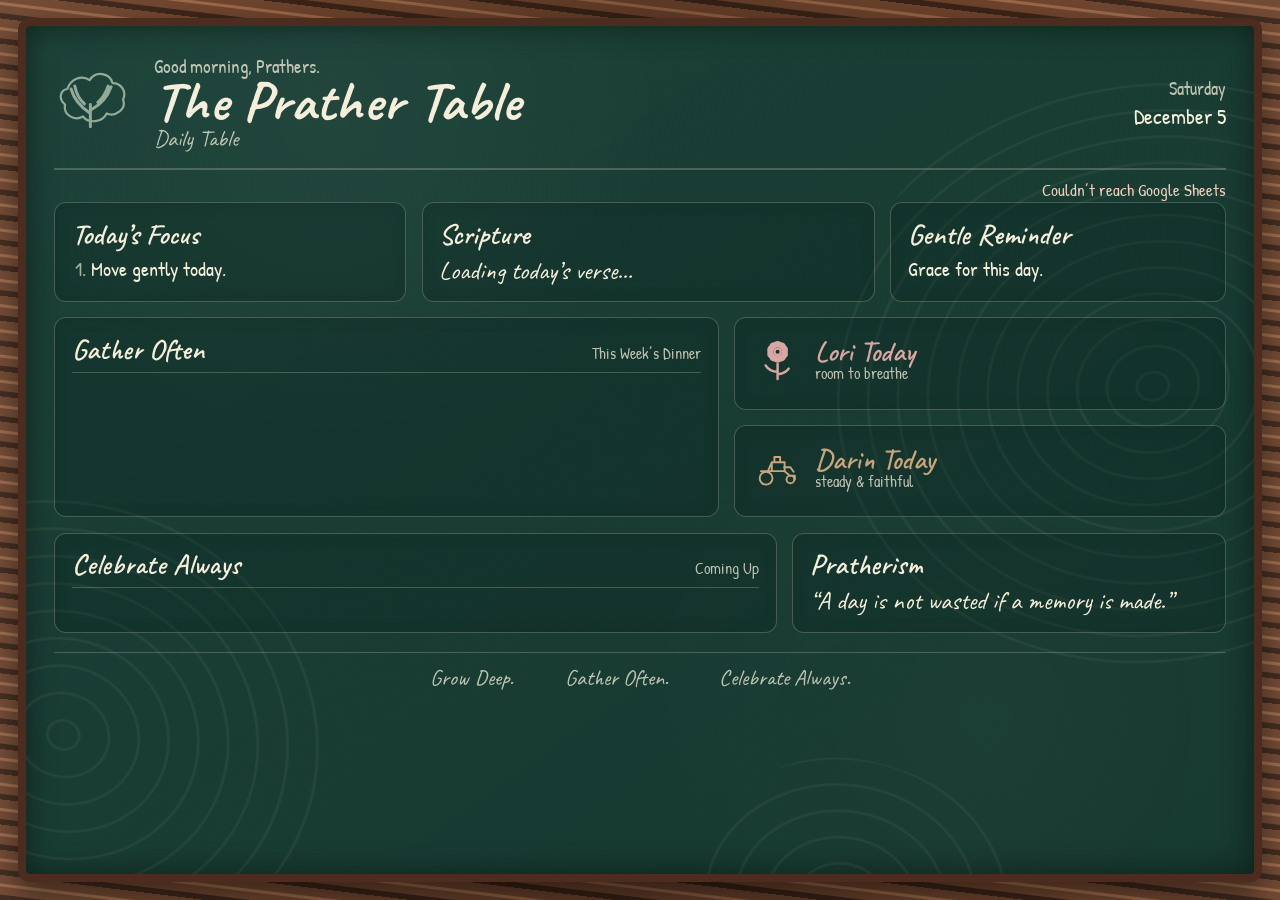
<file: index.html>
<!DOCTYPE html>
<html lang="en">
<head>
  <meta charset="UTF-8" />
  <meta name="viewport" content="width=device-width, initial-scale=1, viewport-fit=cover" />
  <meta name="theme-color" content="#173d33" />
  <title>The Prather Table</title>
  <link rel="preconnect" href="https://fonts.googleapis.com">
  <link rel="preconnect" href="https://fonts.gstatic.com" crossorigin>
  <link href="https://fonts.googleapis.com/css2?family=Caveat:wght@500;600;700&family=Patrick+Hand&display=swap" rel="stylesheet">
  <link rel="stylesheet" href="style.css" />
</head>
<body>
  <main class="frame" aria-live="polite">
    <section class="chalkboard">
      <div class="tree-ring ring-one" aria-hidden="true"></div>
      <div class="tree-ring ring-two" aria-hidden="true"></div>
      <div class="tree-ring ring-three" aria-hidden="true"></div>

      <header class="board-header">
        <div class="oak-mark" aria-hidden="true">
          <svg viewBox="0 0 100 100" role="img">
            <path d="M49 82V52M49 64c-12-8-22-19-26-33M50 59c11-6 22-17 27-31M41 51c-7-6-11-14-13-24M59 49c6-5 11-13 14-22"
              fill="none" stroke="currentColor" stroke-width="4" stroke-linecap="round"/>
            <path d="M18 31c4-13 19-20 30-12 8-13 27-10 31 4 12 0 19 12 14 22 5 13-10 24-22 19-6 12-24 14-32 4-12 7-27-3-24-16-10-8-6-20 3-21Z"
              fill="none" stroke="currentColor" stroke-width="3" stroke-linejoin="round"/>
          </svg>
        </div>
        <div>
          <p class="eyebrow" id="greeting">Welcome home.</p>
          <h1>The Prather Table</h1>
          <p class="subtitle">Daily Table</p>
        </div>
        <div class="today-label">
          <span id="weekday">Today</span>
          <strong id="dateLabel"></strong>
        </div>
      </header>

      <div class="status" id="status">Updating…</div>

      <section class="top-grid">
        <article class="card focus-card">
          <h2>Today’s Focus</h2>
          <ol id="focusList" class="focus-list">
            <li>Move gently today.</li>
          </ol>
        </article>

        <article class="card scripture-card">
          <h2>Scripture</h2>
          <blockquote id="scripture">Loading today’s verse…</blockquote>
        </article>

        <article class="card reminder-card">
          <h2>Gentle Reminder</h2>
          <p id="gentleReminder">Grace for this day.</p>
        </article>
      </section>

      <section class="middle-grid">
        <article class="card menu-card">
          <div class="section-heading">
            <h2>Gather Often</h2>
            <span class="tiny-label">This Week’s Dinner</span>
          </div>
          <div id="menuList" class="menu-list"></div>
        </article>

        <div class="schedule-stack">
          <article class="card schedule-card">
            <div class="person-heading lori-heading">
              <svg class="person-icon flower-icon" viewBox="0 0 64 64" aria-hidden="true">
                <g fill="none" stroke="currentColor" stroke-width="3" stroke-linecap="round">
                  <path d="M32 36v19M32 46c-7 0-12-3-15-8M32 49c7 0 11-3 14-7"/>
                  <ellipse cx="32" cy="21" rx="7" ry="12"/>
                  <ellipse cx="32" cy="21" rx="7" ry="12" transform="rotate(72 32 21)"/>
                  <ellipse cx="32" cy="21" rx="7" ry="12" transform="rotate(144 32 21)"/>
                  <ellipse cx="32" cy="21" rx="7" ry="12" transform="rotate(216 32 21)"/>
                  <ellipse cx="32" cy="21" rx="7" ry="12" transform="rotate(288 32 21)"/>
                  <circle cx="32" cy="21" r="4"/>
                </g>
              </svg>
              <div>
                <h2>Lori Today</h2>
                <span class="tiny-label">room to breathe</span>
              </div>
            </div>
            <ul id="loriSchedule" class="schedule-list"></ul>
          </article>

          <article class="card schedule-card">
            <div class="person-heading darin-heading">
              <svg class="person-icon tractor-icon" viewBox="0 0 80 60" aria-hidden="true">
                <g fill="none" stroke="currentColor" stroke-width="3" stroke-linecap="round" stroke-linejoin="round">
                  <circle cx="22" cy="45" r="10"/>
                  <circle cx="60" cy="47" r="6"/>
                  <path d="M14 34h37l8 7h8v6M31 34V20h20v14M35 20v-8h9v8M25 34l6-14M50 28h10l5 7"/>
                </g>
              </svg>
              <div>
                <h2>Darin Today</h2>
                <span class="tiny-label">steady & faithful</span>
              </div>
            </div>
            <ul id="darinSchedule" class="schedule-list"></ul>
          </article>
        </div>
      </section>

      <section class="bottom-grid">
        <article class="card dates-card">
          <div class="section-heading">
            <h2>Celebrate Always</h2>
            <span class="tiny-label">Coming Up</span>
          </div>
          <div id="familyDates" class="family-dates"></div>
        </article>

        <article class="card pratherism-card">
          <h2>Pratherism</h2>
          <blockquote id="pratherism">“A day is not wasted if a memory is made.”</blockquote>
        </article>
      </section>

      <footer class="board-footer">
        <span>Grow Deep.</span>
        <span>Gather Often.</span>
        <span>Celebrate Always.</span>
      </footer>

      <div id="piggy" class="piggy" aria-hidden="true">
        <svg viewBox="0 0 120 90">
          <g fill="none" stroke="currentColor" stroke-width="4" stroke-linecap="round" stroke-linejoin="round">
            <path d="M28 39c3-20 20-30 40-29 23 1 39 14 41 34 1 16-12 29-28 31H47C28 73 19 58 28 39Z"/>
            <path d="M37 25 25 14c-1 10 1 17 7 22M86 25l12-12c2 10 0 18-6 23"/>
            <ellipse cx="66" cy="51" rx="18" ry="12"/>
            <circle cx="58" cy="50" r="1.5" fill="currentColor"/>
            <circle cx="73" cy="50" r="1.5" fill="currentColor"/>
            <circle cx="49" cy="35" r="2" fill="currentColor"/>
            <circle cx="83" cy="35" r="2" fill="currentColor"/>
            <path d="M28 55c-9-1-12 8-4 11M47 74v8M83 74v8M107 43c9-7 12 4 5 8"/>
          </g>
        </svg>
      </div>
    </section>
  </main>

  <script src="script.js"></script>
</body>
</html>
</file>
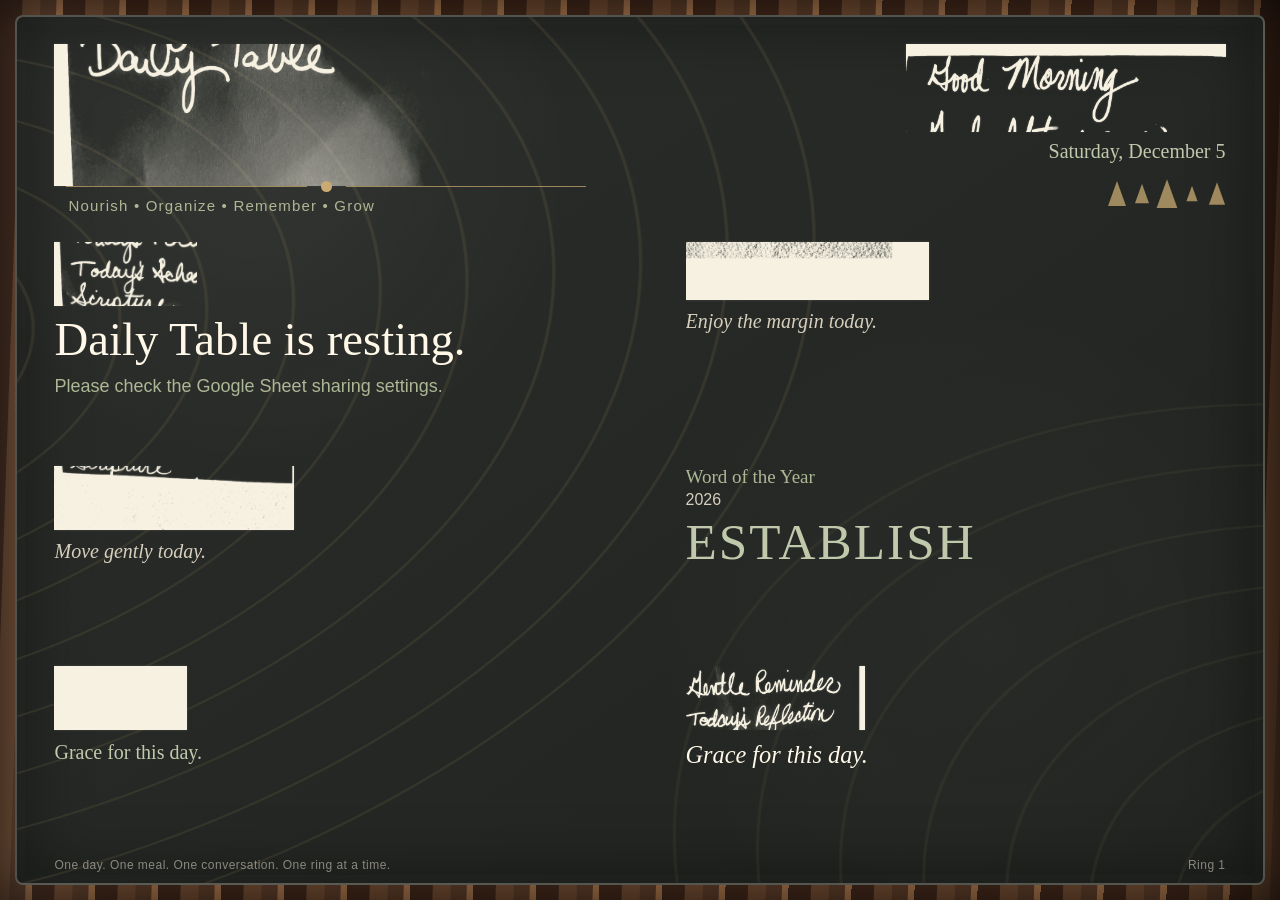
<file: Daily-Table-Ring-1-Blueprint/index.html>
<!doctype html>
<html lang="en">
<head>
  <meta charset="utf-8">
  <meta name="viewport" content="width=device-width, initial-scale=1, viewport-fit=cover">
  <meta name="theme-color" content="#252724">
  <title>Daily Table</title>
  <link rel="stylesheet" href="style.css">
</head>
<body>
<main class="wood-frame">
  <section class="board">
    <div class="rings ring-a"></div>
    <div class="rings ring-b"></div>

    <header class="header">
      <div class="brand-area">
        <img class="hand brand" src="assets/daily_table.png" alt="Daily Table">
        <div class="brand-line"><span></span></div>
        <div class="tagline">Nourish • Organize • Remember • Grow</div>
      </div>
      <div class="greeting-area">
        <img id="greetingImage" class="hand greeting" src="assets/good_morning.png" alt="Good Morning">
        <div id="dateText" class="date"></div>
        <div class="tree-line" aria-hidden="true">
          <i></i><i></i><i></i><i></i><i></i>
        </div>
      </div>
    </header>

    <section class="content-grid">
      <article class="section tonight">
        <img class="hand section-heading" src="assets/tonight.png" alt="Tonight">
        <div id="weekendLunchBlock" class="weekend-lunch hidden">
          <div class="small-label">Lunch</div>
          <div id="weekendLunch"></div>
        </div>
        <div id="dinnerText" class="dinner-main">Loading dinner…</div>
        <div id="dinnerSides" class="dinner-sides"></div>
        <div id="tomorrowDinner" class="tomorrow"></div>
      </article>

      <article class="section schedule">
        <img class="hand section-heading wide" src="assets/schedule.png" alt="Today's Schedule">
        <ul id="scheduleList" class="plain-list schedule-list"></ul>
        <p id="scheduleEmpty" class="empty hidden">Enjoy the margin today.</p>
      </article>

      <article class="section focus">
        <img class="hand section-heading wide" src="assets/focus.png" alt="Today's Focus">
        <ul id="focusList" class="plain-list focus-list"></ul>
        <p id="focusEmpty" class="empty hidden">Move gently today.</p>
      </article>

      <article class="section scripture">
        <img class="hand section-heading" src="assets/scripture.png" alt="Scripture">
        <div id="scriptureText" class="verse">Grace for this day.</div>
        <div id="scriptureReference" class="reference"></div>
      </article>

      <article class="section word">
        <div class="script-label">Word of the Year</div>
        <div id="wordYear" class="word-year">2026</div>
        <div id="wordText" class="word-main">ESTABLISH</div>
      </article>

      <article id="dynamicPanel" class="section dynamic">
        <div id="reminderView">
          <img class="hand section-heading wide" src="assets/gentle_reminder.png" alt="Gentle Reminder">
          <div id="reminderText" class="reminder">Grace for this day.</div>
        </div>
        <div id="whiteboardView" class="hidden">
          <div class="script-label">Kitchen Whiteboard</div>
          <div class="whiteboard-note">
            <div id="pratherismText" class="quote"></div>
            <div id="pratherismCredit" class="credit"></div>
          </div>
        </div>
        <div id="prepView" class="hidden">
          <div class="script-label">Sunday Lunch Prep</div>
          <ul id="prepList" class="plain-list focus-list"></ul>
          <p id="prepEmpty" class="empty hidden">Future you will be glad you paused to prepare.</p>
        </div>
      </article>
    </section>

    <footer>
      <span>One day. One meal. One conversation. One ring at a time.</span>
      <span>Ring 1</span>
    </footer>
  </section>
</main>
<script src="script.js"></script>
</body>
</html>
</file>
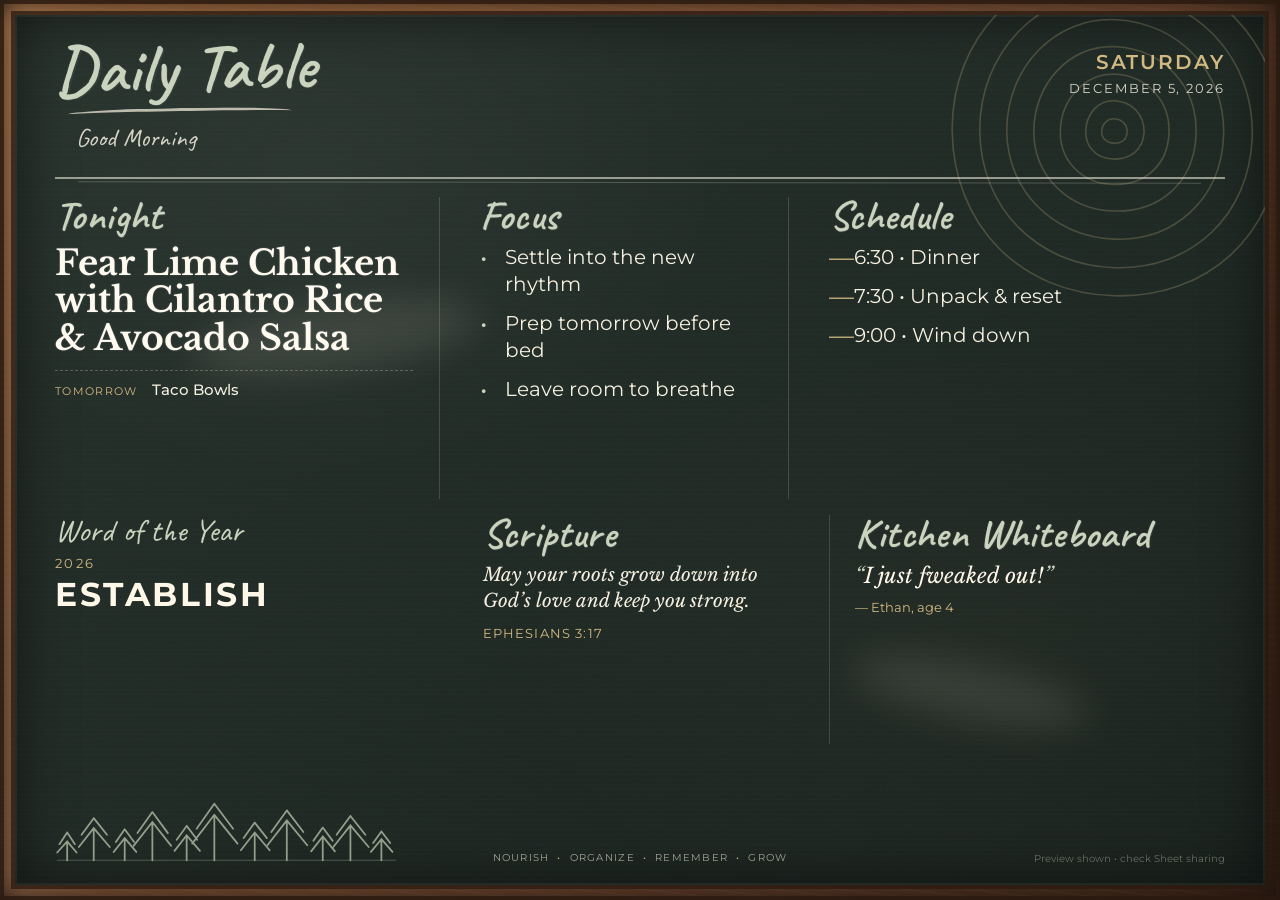
<file: Daily-Table-Ring-1.1-GitHub/index.html>
<!doctype html>
<html lang="en">
<head>
  <meta charset="utf-8">
  <meta name="viewport" content="width=device-width, initial-scale=1, viewport-fit=cover">
  <meta name="theme-color" content="#202a25">
  <title>Daily Table</title>
  <link rel="preconnect" href="https://fonts.googleapis.com">
  <link rel="preconnect" href="https://fonts.gstatic.com" crossorigin>
  <link href="https://fonts.googleapis.com/css2?family=Caveat:wght@500;600;700&family=Libre+Baskerville:ital,wght@0,400;0,700;1,400&family=Montserrat:wght@400;500;600&display=swap" rel="stylesheet">
  <link rel="stylesheet" href="style.css">
</head>
<body>
  <main class="frame">
    <section class="chalkboard" aria-label="Daily Table family board">
      <div class="chalk-haze haze-one"></div>
      <div class="chalk-haze haze-two"></div>
      <img class="tree-rings" src="assets/tree-rings.svg" alt="">

      <header class="masthead">
        <div class="brand-block">
          <h1>Daily Table</h1>
          <div class="brand-underline" aria-hidden="true"></div>
          <p id="greeting">Good Evening</p>
        </div>
        <div class="date-block">
          <div id="weekday">Monday</div>
          <div id="full-date">July 20, 2026</div>
        </div>
      </header>

      <div class="chalk-divider top-divider"></div>

      <section class="board-grid">
        <article class="tonight area">
          <h2>Tonight</h2>
          <div id="dinner-tonight" class="dinner-value">Loading dinner…</div>
          <div class="tomorrow-line">
            <span>Tomorrow</span>
            <strong id="dinner-tomorrow">—</strong>
          </div>
        </article>

        <article class="focus area">
          <h2>Focus</h2>
          <ul id="focus-list" class="chalk-list">
            <li>Loading…</li>
          </ul>
        </article>

        <article class="schedule area">
          <h2>Schedule</h2>
          <ul id="schedule-list" class="chalk-list schedule-list">
            <li>Loading…</li>
          </ul>
        </article>

        <article class="scripture area">
          <h2>Scripture</h2>
          <blockquote id="scripture-text">Loading today’s verse…</blockquote>
          <div id="scripture-reference" class="scripture-ref"></div>
        </article>

        <article class="word area">
          <div class="word-label">Word of the Year</div>
          <div class="word-lockup">
            <span id="word-year">2026</span>
            <strong id="word-value">ESTABLISH</strong>
          </div>
        </article>

        <article class="whiteboard area">
          <h2 id="lower-title">Kitchen Whiteboard</h2>
          <div id="lower-content" class="quote">Loading…</div>
          <div id="lower-credit" class="quote-credit"></div>
        </article>
      </section>

      <footer>
        <img src="assets/tree-line.svg" class="tree-line" alt="">
        <div class="footer-words">Nourish <span>•</span> Organize <span>•</span> Remember <span>•</span> Grow</div>
        <div id="status" class="status" aria-live="polite"></div>
      </footer>
    </section>
  </main>

  <script src="script.js"></script>
</body>
</html>
</file>
<file: style.css>
:root {
  --board: #173d33;
  --board-deep: #102f28;
  --chalk: #f5eedb;
  --chalk-soft: rgba(245, 238, 219, 0.76);
  --line: rgba(245, 238, 219, 0.22);
  --walnut-dark: #3b2418;
  --walnut: #6e442d;
  --walnut-light: #9a6747;
  --lori: #d9a7a3;
  --darin: #c8a57c;
  --piggy: #f2c7ad;
  --sage: #9fb6a2;
}

* { box-sizing: border-box; }

html, body {
  width: 100%;
  min-height: 100%;
  margin: 0;
  background: #24170f;
}

body {
  color: var(--chalk);
  font-family: "Patrick Hand", "Trebuchet MS", sans-serif;
  overflow-x: hidden;
}

.frame {
  min-height: 100vh;
  padding: clamp(14px, 1.4vw, 28px);
  background:
    linear-gradient(90deg, rgba(255,255,255,.05), transparent 18%, rgba(0,0,0,.16) 50%, transparent 80%, rgba(255,255,255,.04)),
    repeating-linear-gradient(7deg, var(--walnut-dark) 0 5px, var(--walnut) 6px 13px, var(--walnut-light) 14px 16px, var(--walnut) 17px 25px);
}

.chalkboard {
  position: relative;
  min-height: calc(100vh - clamp(28px, 2.8vw, 56px));
  padding: clamp(22px, 2.2vw, 46px);
  border: clamp(7px, .7vw, 14px) solid #4b2c1e;
  border-radius: 12px;
  overflow: hidden;
  background:
    radial-gradient(circle at 25% 10%, rgba(255,255,255,.035), transparent 28%),
    radial-gradient(circle at 78% 82%, rgba(255,255,255,.025), transparent 30%),
    linear-gradient(145deg, rgba(255,255,255,.018), rgba(0,0,0,.09)),
    var(--board);
  box-shadow:
    inset 0 0 30px rgba(0,0,0,.45),
    0 14px 30px rgba(0,0,0,.45);
}

.chalkboard::after {
  content: "";
  position: absolute;
  inset: 0;
  pointer-events: none;
  opacity: .14;
  background-image:
    repeating-radial-gradient(circle at 30% 20%, rgba(255,255,255,.15) 0 1px, transparent 1px 5px);
  mix-blend-mode: soft-light;
}

.board-header,
.top-grid,
.middle-grid,
.bottom-grid,
.board-footer,
.status {
  position: relative;
  z-index: 2;
}

.board-header {
  display: grid;
  grid-template-columns: auto 1fr auto;
  align-items: center;
  gap: clamp(12px, 2vw, 28px);
  padding-bottom: clamp(12px, 1.2vw, 22px);
  border-bottom: 2px solid var(--line);
}

.oak-mark {
  width: clamp(58px, 5.8vw, 108px);
  color: var(--sage);
  opacity: .9;
}

.oak-mark svg { display: block; width: 100%; }

.eyebrow,
.subtitle,
.tiny-label,
.today-label {
  color: var(--chalk-soft);
}

.eyebrow {
  margin: 0 0 -4px;
  font-size: clamp(18px, 1.45vw, 29px);
}

h1, h2, p, blockquote { margin-top: 0; }

h1 {
  margin-bottom: -5px;
  font-family: "Caveat", cursive;
  font-size: clamp(45px, 4.4vw, 86px);
  line-height: .95;
  font-weight: 700;
  letter-spacing: .01em;
}

.subtitle {
  margin: 0;
  font-family: "Caveat", cursive;
  font-size: clamp(22px, 1.8vw, 36px);
}

.today-label {
  text-align: right;
  font-size: clamp(18px, 1.3vw, 28px);
}

.today-label strong {
  display: block;
  color: var(--chalk);
  font-size: clamp(22px, 1.7vw, 34px);
  font-weight: 500;
}

.status {
  height: 20px;
  margin-top: 8px;
  text-align: right;
  color: var(--chalk-soft);
  font-size: 17px;
  transition: opacity .4s ease;
}

.status.ready { opacity: 0; }
.status.error { opacity: 1; color: #f3d1bd; }

.top-grid {
  display: grid;
  grid-template-columns: 1.05fr 1.35fr 1fr;
  gap: clamp(12px, 1.2vw, 22px);
  margin-top: 4px;
}

.middle-grid {
  display: grid;
  grid-template-columns: 1.15fr .85fr;
  gap: clamp(12px, 1.2vw, 22px);
  margin-top: clamp(12px, 1.2vw, 22px);
}

.bottom-grid {
  display: grid;
  grid-template-columns: 1.25fr .75fr;
  gap: clamp(12px, 1.2vw, 22px);
  margin-top: clamp(12px, 1.2vw, 22px);
}

.card {
  position: relative;
  padding: clamp(15px, 1.3vw, 26px);
  border: 1px solid var(--line);
  border-radius: 12px;
  background: rgba(8, 31, 25, .24);
  box-shadow: inset 0 0 18px rgba(0,0,0,.08);
}

.card h2 {
  margin-bottom: 8px;
  font-family: "Caveat", cursive;
  font-size: clamp(29px, 2.15vw, 44px);
  line-height: 1;
  font-weight: 600;
}

.card p,
.card li,
.card blockquote,
.menu-row {
  font-size: clamp(20px, 1.55vw, 31px);
  line-height: 1.16;
}

.focus-list,
.schedule-list {
  margin: 0;
  padding-left: 1.2em;
}

.focus-list li::marker { color: var(--sage); }

.scripture-card blockquote,
.pratherism-card blockquote {
  margin: 4px 0 0;
  font-family: "Caveat", cursive;
  font-size: clamp(25px, 2vw, 40px);
  line-height: 1.08;
}

.reminder-card p { margin-bottom: 0; }

.section-heading {
  display: flex;
  justify-content: space-between;
  align-items: baseline;
  gap: 12px;
  border-bottom: 1px solid var(--line);
  margin-bottom: 6px;
}

.tiny-label {
  font-size: clamp(16px, 1.1vw, 22px);
  white-space: nowrap;
}

.menu-list {
  display: grid;
  gap: 0;
}

.menu-row {
  display: grid;
  grid-template-columns: minmax(85px, .34fr) 1fr;
  gap: 12px;
  padding: 7px 0;
  border-bottom: 1px dashed rgba(245,238,219,.14);
}

.menu-row:last-child { border-bottom: 0; }
.menu-day { color: var(--sage); }
.menu-row.today { transform: translateX(3px); }
.menu-row.today .menu-day,
.menu-row.today .menu-meal { color: #fff8e8; text-shadow: 0 0 12px rgba(255,255,255,.12); }

.schedule-stack {
  display: grid;
  grid-template-rows: 1fr 1fr;
  gap: clamp(12px, 1.2vw, 22px);
}

.person-heading {
  display: flex;
  align-items: center;
  gap: 12px;
  margin-bottom: 6px;
}

.person-heading h2 { margin-bottom: -4px; }

.person-icon {
  flex: 0 0 auto;
  width: clamp(44px, 4vw, 72px);
  height: clamp(44px, 4vw, 72px);
}

.lori-heading { color: var(--lori); }
.darin-heading { color: var(--darin); }
.person-heading .tiny-label { color: var(--chalk-soft); }

.schedule-list {
  padding-left: 1.15em;
}

.schedule-list li {
  padding: 2px 0;
}

.empty {
  color: var(--chalk-soft);
  font-size: clamp(18px, 1.35vw, 26px);
}

.family-dates {
  display: grid;
  gap: 5px;
}

.date-item {
  display: grid;
  grid-template-columns: minmax(90px, .38fr) 1fr;
  gap: 12px;
  font-size: clamp(20px, 1.5vw, 30px);
}

.date-when { color: var(--sage); }

.board-footer {
  display: flex;
  justify-content: center;
  gap: clamp(18px, 4vw, 70px);
  margin-top: clamp(14px, 1.5vw, 26px);
  padding-top: 10px;
  border-top: 1px solid var(--line);
  font-family: "Caveat", cursive;
  font-size: clamp(21px, 1.75vw, 36px);
  color: var(--chalk-soft);
}

.tree-ring {
  position: absolute;
  z-index: 0;
  border-radius: 46% 54% 50% 50% / 52% 45% 55% 48%;
  opacity: .055;
  pointer-events: none;
  background:
    repeating-radial-gradient(ellipse at 48% 52%,
      transparent 0 14px,
      rgba(245,238,219,.95) 15px 17px,
      transparent 18px 30px);
  filter: blur(.25px);
  transform: rotate(-11deg);
}

.ring-one {
  width: 680px; height: 590px;
  right: -250px; top: 6%;
}
.ring-two {
  width: 520px; height: 470px;
  left: -210px; bottom: -90px;
  transform: rotate(17deg);
}
.ring-three {
  width: 320px; height: 280px;
  right: 20%; bottom: -165px;
  transform: rotate(7deg);
}

.piggy {
  position: absolute;
  z-index: 3;
  width: clamp(68px, 6vw, 116px);
  color: var(--piggy);
  opacity: 0;
  pointer-events: none;
  transition: opacity 1.2s ease;
  filter: drop-shadow(0 0 5px rgba(242,199,173,.08));
}

.piggy.show { opacity: .63; }
.piggy svg { display: block; width: 100%; }

@media (max-width: 980px) {
  .top-grid,
  .middle-grid,
  .bottom-grid { grid-template-columns: 1fr; }

  .schedule-stack { grid-template-columns: 1fr 1fr; grid-template-rows: auto; }

  .board-footer { flex-wrap: wrap; }
}

@media (max-width: 650px) {
  .board-header { grid-template-columns: auto 1fr; }
  .today-label { grid-column: 1 / -1; text-align: left; display: flex; gap: 10px; }
  .schedule-stack { grid-template-columns: 1fr; }
  .card p, .card li, .card blockquote, .menu-row { font-size: 21px; }
  .date-item { grid-template-columns: 1fr; gap: 0; }
}

@media (min-aspect-ratio: 16/10) and (min-width: 1400px) {
  .chalkboard { padding-top: 28px; padding-bottom: 20px; }
  .card { padding-top: 17px; padding-bottom: 17px; }
  .menu-row { padding: 4px 0; }
  .board-footer { margin-top: 12px; }
}
</file>
<file: Daily-Table-Ring-1-Blueprint/style.css>
:root{
  --chalk:#f5f0e2;
  --chalk-soft:#d7cfbd;
  --olive:#aeb795;
  --olive-soft:#c1c9ad;
  --gold:#c9aa72;
  --board:#2a2d29;
  --board-deep:#20231f;
  --wood-dark:#3f2619;
  --wood-mid:#6c482f;
  --wood-light:#9d6d47;
}
*{box-sizing:border-box}
html,body{width:100%;height:100%;margin:0;overflow:hidden;background:#151515}
body{font-family:"Trebuchet MS",Arial,sans-serif;color:var(--chalk)}
.wood-frame{
  width:100vw;height:100vh;padding:clamp(13px,1.2vw,24px);
  background:
    linear-gradient(90deg,rgba(255,255,255,.05),transparent 10%,transparent 90%,rgba(0,0,0,.25)),
    repeating-linear-gradient(92deg,var(--wood-dark) 0 22px,var(--wood-mid) 23px 40px,#583a27 41px 56px,var(--wood-light) 57px 63px);
  box-shadow:inset 0 0 60px rgba(0,0,0,.72)
}
.board{
  position:relative;width:100%;height:100%;overflow:hidden;
  padding:clamp(24px,2.1vw,42px) clamp(32px,2.9vw,58px) 34px;
  border:2px solid rgba(247,240,221,.22);border-radius:8px;
  background:
    radial-gradient(circle at 20% 17%,rgba(255,255,255,.045),transparent 25%),
    radial-gradient(circle at 78% 72%,rgba(255,255,255,.025),transparent 30%),
    linear-gradient(145deg,var(--board),var(--board-deep));
  box-shadow:inset 0 0 70px rgba(0,0,0,.45),inset 0 0 0 8px rgba(255,255,255,.012)
}
.board:after{
  content:"";position:absolute;inset:0;pointer-events:none;opacity:.12;
  background-image:radial-gradient(rgba(255,255,255,.12) .55px,transparent .7px);
  background-size:8px 8px;mix-blend-mode:screen
}
.rings{
  position:absolute;border-radius:50%;pointer-events:none;
  background:repeating-radial-gradient(ellipse at center,transparent 0 34px,rgba(201,170,114,.66) 35px 36.5px,transparent 38px 73px)
}
.ring-a{width:1700px;height:1250px;left:-1050px;top:-290px;opacity:.16;transform:rotate(-10deg) scaleX(1.2)}
.ring-b{width:1420px;height:1100px;right:-910px;bottom:-640px;opacity:.095;transform:rotate(18deg) scaleX(1.17)}
.header{
  position:relative;z-index:2;display:grid;grid-template-columns:1fr auto;gap:40px;align-items:start;
  margin-bottom:clamp(22px,2vw,38px)
}
.hand{display:block;object-fit:contain;filter:drop-shadow(0 0 1px rgba(255,255,255,.18))}
.brand{width:clamp(310px,32vw,610px);max-height:142px;object-position:left center}
.brand-line{display:flex;align-items:center;width:min(520px,92%);margin:-5px 0 5px 12px}
.brand-line:before,.brand-line:after{content:"";height:1.5px;background:rgba(201,170,114,.72);flex:1}
.brand-line span{width:11px;height:11px;margin:0 14px;border-radius:50%;background:var(--gold);transform:rotate(45deg)}
.tagline{margin-left:14px;color:var(--olive);font-size:clamp(15px,1.15vw,22px);letter-spacing:.08em}
.greeting-area{text-align:right;min-width:340px}
.greeting{width:clamp(280px,25vw,470px);max-height:88px;margin-left:auto;object-position:right center}
.date{margin-top:8px;color:var(--olive-soft);font-family:Georgia,serif;font-size:clamp(20px,1.5vw,29px)}
.tree-line{display:flex;justify-content:flex-end;align-items:flex-end;gap:7px;margin-top:8px;height:35px}
.tree-line i{display:block;width:0;border-left:9px solid transparent;border-right:9px solid transparent;border-bottom:25px solid rgba(201,170,114,.75);position:relative}
.tree-line i:nth-child(2){transform:scale(.78)}
.tree-line i:nth-child(3){transform:scale(1.15)}
.tree-line i:nth-child(4){transform:scale(.62)}
.tree-line i:nth-child(5){transform:scale(.9)}
.content-grid{
  position:relative;z-index:2;
  display:grid;grid-template-columns:1.05fr 1fr;grid-template-rows:1fr .88fr .74fr;
  grid-template-areas:"tonight schedule" "focus word" "scripture dynamic";
  column-gap:clamp(55px,5vw,100px);row-gap:clamp(18px,1.7vw,30px);
  height:calc(100% - 195px);padding-bottom:35px
}
.section{min-width:0;min-height:0;padding:2px 0;overflow:hidden}
.tonight{grid-area:tonight}.schedule{grid-area:schedule}.focus{grid-area:focus}.word{grid-area:word}.scripture{grid-area:scripture}.dynamic{grid-area:dynamic}
.section-heading{width:clamp(155px,13vw,250px);max-height:64px;margin-bottom:9px;object-position:left center}
.section-heading.wide{width:clamp(235px,19vw,380px)}
.dinner-main{font-family:Georgia,serif;font-size:clamp(38px,3.65vw,72px);line-height:1.03;color:#fff8e8;margin-top:4px}
.dinner-sides{margin-top:11px;color:var(--olive);font-size:clamp(18px,1.4vw,27px);line-height:1.35}
.tomorrow{margin-top:12px;color:var(--chalk-soft);font-size:clamp(14px,1vw,20px)}
.small-label,.script-label{color:var(--olive);font-family:Georgia,serif;font-size:clamp(19px,1.35vw,26px)}
.weekend-lunch{margin-bottom:10px}
.weekend-lunch #weekendLunch{font-family:Georgia,serif;font-size:clamp(24px,2vw,38px)}
.plain-list{list-style:none;margin:6px 0 0;padding:0;font-family:Georgia,serif;font-size:clamp(20px,1.55vw,30px);line-height:1.42}
.plain-list li{margin:4px 0}
.schedule-list li:before{content:"•";color:var(--olive);margin-right:12px}
.focus-list li:before{content:"□";color:var(--olive);margin-right:12px}
.verse{font-family:Georgia,serif;font-size:clamp(20px,1.55vw,30px);line-height:1.35;color:var(--olive-soft)}
.reference{margin-top:9px;color:var(--olive);font-size:clamp(16px,1.1vw,21px)}
.word{display:flex;flex-direction:column;align-items:flex-start;justify-content:flex-start}
.word-year{margin-top:3px;color:var(--chalk-soft);font-size:clamp(16px,1.15vw,22px)}
.word-main{margin-top:7px;font-family:Georgia,serif;font-size:clamp(44px,4vw,78px);line-height:1;color:var(--olive-soft);letter-spacing:.04em}
.reminder{font-family:Georgia,serif;font-size:clamp(23px,1.9vw,38px);font-style:italic;line-height:1.3;color:#fff8e8}
.whiteboard-note{margin-top:10px;padding:16px 22px;border:1px solid rgba(245,240,226,.2);border-radius:12px;background:rgba(255,255,255,.028)}
.quote{font-family:Georgia,serif;font-size:clamp(21px,1.65vw,31px);line-height:1.25}
.credit{margin-top:10px;text-align:right;color:var(--chalk-soft);font-family:Georgia,serif;font-size:clamp(15px,1.05vw,20px)}
.empty{margin-top:10px;color:var(--chalk-soft);font-family:Georgia,serif;font-size:clamp(20px,1.45vw,28px);font-style:italic}
.hidden{display:none!important}
footer{position:absolute;z-index:2;left:clamp(32px,2.9vw,58px);right:clamp(32px,2.9vw,58px);bottom:11px;display:flex;justify-content:space-between;color:rgba(245,240,226,.5);font-size:clamp(12px,.8vw,15px);letter-spacing:.04em}
@media(max-width:900px),(orientation:portrait){
  html,body{overflow:auto}.wood-frame{height:auto;min-height:100vh}.board{min-height:calc(100vh - 20px)}
  .header{grid-template-columns:1fr}.greeting-area{text-align:left;min-width:0}.greeting{margin-left:0;object-position:left center}.tree-line{justify-content:flex-start}
  .content-grid{height:auto;grid-template-columns:1fr;grid-template-rows:none;grid-template-areas:"tonight" "schedule" "focus" "word" "scripture" "dynamic";padding-bottom:60px}
}
</file>
<file: Daily-Table-Ring-1.1-GitHub/style.css>
@import url("https://fonts.googleapis.com/css2?family=Caveat:wght@500;600;700&family=Libre+Baskerville:ital,wght@0,400;0,700;1,400&family=Montserrat:wght@400;500;600&display=swap");

:root {
  --board: #202a25;
  --board-deep: #17201c;
  --chalk: #f5f0df;
  --chalk-soft: #d8d4c6;
  --sage: #aab89d;
  --sage-bright: #c9d3bd;
  --gold: #d2b982;
  --wood-light: #a97245;
  --wood-mid: #795035;
  --wood-dark: #3b2418;
}

* { box-sizing: border-box; }

html, body {
  width: 100%;
  height: 100%;
  margin: 0;
  overflow: hidden;
  background: #0d0e0d;
}

body {
  color: var(--chalk);
  font-family: "Libre Baskerville", Georgia, serif;
}

.frame {
  width: 100vw;
  height: 100vh;
  padding: clamp(14px, 1.2vw, 24px);
  background:
    linear-gradient(90deg, rgba(255,255,255,.08), transparent 8%, transparent 91%, rgba(0,0,0,.25)),
    repeating-linear-gradient(7deg, rgba(255,255,255,.025) 0 2px, transparent 2px 8px),
    linear-gradient(135deg, var(--wood-light), var(--wood-mid) 48%, var(--wood-dark));
  box-shadow: inset 0 0 0 4px rgba(42,25,15,.8), inset 0 0 30px #1b100b;
}

.chalkboard {
  position: relative;
  width: 100%;
  height: 100%;
  overflow: hidden;
  padding: clamp(24px, 2.1vw, 40px) clamp(34px, 3.1vw, 62px) clamp(22px, 2vw, 38px);
  background:
    radial-gradient(ellipse at 24% 18%, rgba(255,255,255,.035), transparent 31%),
    radial-gradient(ellipse at 78% 74%, rgba(210,185,130,.032), transparent 35%),
    repeating-linear-gradient(0deg, rgba(255,255,255,.012) 0 1px, transparent 1px 5px),
    linear-gradient(145deg, #26312b, var(--board) 52%, var(--board-deep));
  box-shadow:
    inset 0 0 0 2px rgba(255,255,255,.05),
    inset 0 0 55px rgba(0,0,0,.55),
    0 0 0 4px rgba(42,25,15,.75);
}

.chalkboard::after {
  content: "";
  position: absolute;
  inset: 0;
  pointer-events: none;
  opacity: .12;
  background-image: url("assets/chalk-noise.svg");
  mix-blend-mode: screen;
}

.chalk-haze {
  position: absolute;
  border-radius: 50%;
  filter: blur(18px);
  opacity: .10;
  background: var(--chalk);
}
.haze-one { width: 290px; height: 70px; left: 14%; top: 33%; transform: rotate(-8deg); }
.haze-two { width: 240px; height: 55px; right: 14%; bottom: 19%; transform: rotate(11deg); }

.tree-rings {
  position: absolute;
  right: -3%;
  top: -8%;
  width: min(29vw, 550px);
  opacity: .24;
  pointer-events: none;
}

.masthead {
  position: relative;
  z-index: 2;
  display: flex;
  align-items: flex-start;
  justify-content: space-between;
  min-height: 16%;
}

.brand-block h1,
.area h2 {
  margin: 0;
  font-family: "Caveat", "Segoe Print", "Bradley Hand", cursive;
  color: var(--sage-bright);
  font-weight: 600;
  letter-spacing: .01em;
  text-shadow: 0 0 1px rgba(255,255,255,.35), 1px 1px 0 rgba(255,255,255,.05);
}

.brand-block h1 {
  font-size: clamp(58px, 5.3vw, 104px);
  line-height: .78;
  transform: rotate(-1.2deg);
}

.brand-underline {
  width: 86%;
  height: 9px;
  margin: 13px 0 4px 5%;
  border-top: 3px solid rgba(245,240,223,.72);
  border-radius: 50%;
  transform: rotate(-1deg);
}

#greeting {
  margin: 0 0 0 8%;
  font-family: "Caveat", "Segoe Print", cursive;
  font-size: clamp(25px, 2vw, 39px);
  color: var(--chalk-soft);
}

.date-block {
  padding-top: 8px;
  text-align: right;
  font-family: "Montserrat", Arial, sans-serif;
  color: var(--chalk-soft);
  text-transform: uppercase;
  letter-spacing: .12em;
}
#weekday {
  font-size: clamp(20px, 1.55vw, 30px);
  font-weight: 600;
  color: var(--gold);
}
#full-date {
  margin-top: 6px;
  font-size: clamp(13px, 1vw, 19px);
}

.chalk-divider {
  position: relative;
  z-index: 2;
  height: 8px;
  border-top: 2px solid rgba(245,240,223,.56);
  margin: .4vh 0 1.4vh;
}
.chalk-divider::after {
  content: "";
  display: block;
  width: 96%;
  border-top: 1px solid rgba(245,240,223,.22);
  margin: 3px auto 0;
  transform: rotate(.08deg);
}

.board-grid {
  position: relative;
  z-index: 2;
  height: 67%;
  display: grid;
  grid-template-columns: 1.02fr .82fr 1.05fr;
  grid-template-rows: 1fr .76fr;
  grid-template-areas:
    "tonight focus schedule"
    "word scripture whiteboard";
  column-gap: clamp(28px, 3.1vw, 62px);
  row-gap: clamp(16px, 1.7vh, 28px);
}

.area {
  min-width: 0;
  position: relative;
}

.area h2 {
  font-size: clamp(38px, 3.2vw, 64px);
  line-height: .95;
  margin-bottom: clamp(8px, .8vh, 14px);
}

.tonight { grid-area: tonight; }
.focus { grid-area: focus; }
.schedule { grid-area: schedule; }
.scripture { grid-area: scripture; }
.word { grid-area: word; }
.whiteboard { grid-area: whiteboard; }

.tonight,
.focus {
  border-right: 1px solid rgba(245,240,223,.16);
  padding-right: clamp(22px, 2vw, 40px);
}

.dinner-value {
  max-width: 100%;
  font-family: "Libre Baskerville", Georgia, serif;
  font-size: clamp(34px, 3.3vw, 66px);
  font-weight: 700;
  line-height: 1.08;
  color: #fffaf0;
  text-wrap: balance;
  text-shadow: 0 0 2px rgba(255,255,255,.20);
}

.dinner-value.compact { font-size: clamp(30px, 2.7vw, 54px); }
.dinner-value.tiny { font-size: clamp(25px, 2.25vw, 45px); }

.tomorrow-line {
  margin-top: clamp(13px, 1.6vh, 24px);
  padding-top: 10px;
  border-top: 1px dashed rgba(245,240,223,.26);
  font-family: "Montserrat", Arial, sans-serif;
  font-size: clamp(14px, 1.15vw, 22px);
  line-height: 1.35;
  color: var(--chalk-soft);
}
.tomorrow-line span {
  color: var(--gold);
  text-transform: uppercase;
  letter-spacing: .12em;
  font-size: .75em;
  margin-right: 10px;
}
.tomorrow-line strong { font-weight: 500; color: var(--chalk); }

.chalk-list {
  list-style: none;
  padding: 0;
  margin: 4px 0 0;
  font-family: "Montserrat", Arial, sans-serif;
  font-size: clamp(18px, 1.55vw, 30px);
  line-height: 1.35;
  color: var(--chalk);
}
.chalk-list li {
  position: relative;
  padding-left: 25px;
  margin: 0 0 .62em;
}
.chalk-list li::before {
  content: "•";
  position: absolute;
  left: 0;
  color: var(--sage-bright);
  font-size: 1.25em;
  top: -.12em;
}
.schedule-list li::before {
  content: "—";
  color: var(--gold);
}

.scripture {
  padding-left: 3px;
}
.scripture blockquote {
  margin: 0;
  font-size: clamp(18px, 1.45vw, 29px);
  line-height: 1.42;
  font-style: italic;
  color: #f4eedf;
}
.scripture-ref {
  margin-top: 10px;
  color: var(--gold);
  font-family: "Montserrat", Arial, sans-serif;
  font-size: clamp(13px, 1vw, 19px);
  text-transform: uppercase;
  letter-spacing: .09em;
}

.word-label {
  font-family: "Caveat", "Segoe Print", cursive;
  color: var(--sage-bright);
  font-size: clamp(30px, 2.5vw, 50px);
  line-height: 1;
}
.word-lockup {
  margin-top: 8px;
}
.word-lockup span {
  display: block;
  color: var(--gold);
  font-family: "Montserrat", Arial, sans-serif;
  letter-spacing: .18em;
  font-size: clamp(13px, .95vw, 18px);
}
.word-lockup strong {
  display: block;
  margin-top: 3px;
  font-family: "Montserrat", Arial, sans-serif;
  font-size: clamp(29px, 2.55vw, 50px);
  letter-spacing: .08em;
  color: #fff8e8;
}

.whiteboard {
  border-left: 1px solid rgba(245,240,223,.16);
  padding-left: clamp(24px, 2vw, 40px);
}
.quote {
  font-size: clamp(20px, 1.65vw, 32px);
  line-height: 1.36;
  font-style: italic;
  color: #fff8e8;
}
.quote::before { content: "“"; color: var(--sage-bright); }
.quote::after { content: "”"; color: var(--sage-bright); }
.quote.no-quotes::before,
.quote.no-quotes::after { content: ""; }
.quote-credit {
  margin-top: 8px;
  font-family: "Montserrat", Arial, sans-serif;
  color: var(--gold);
  font-size: clamp(13px, .95vw, 18px);
}

footer {
  position: absolute;
  z-index: 2;
  left: clamp(34px, 3.1vw, 62px);
  right: clamp(34px, 3.1vw, 62px);
  bottom: clamp(17px, 1.65vh, 29px);
  height: 10%;
  display: flex;
  align-items: flex-end;
  justify-content: center;
}
.tree-line {
  position: absolute;
  left: 0;
  bottom: 0;
  height: min(8vh, 78px);
  max-width: 31%;
  opacity: .82;
}
.footer-words {
  font-family: "Montserrat", Arial, sans-serif;
  color: rgba(245,240,223,.62);
  font-size: clamp(10px, .75vw, 14px);
  letter-spacing: .13em;
  text-transform: uppercase;
  padding-bottom: 4px;
}
.footer-words span { color: var(--gold); margin: 0 .35em; }
.status {
  position: absolute;
  right: 0;
  bottom: 3px;
  font-family: "Montserrat", Arial, sans-serif;
  color: rgba(245,240,223,.36);
  font-size: 10px;
}

@media (max-aspect-ratio: 4/3) {
  html, body { overflow: auto; }
  .frame { min-height: 100vh; height: auto; }
  .chalkboard { min-height: calc(100vh - 28px); height: auto; }
  .board-grid {
    height: auto;
    grid-template-columns: 1fr 1fr;
    grid-template-rows: auto;
    grid-template-areas:
      "tonight schedule"
      "focus scripture"
      "word whiteboard";
  }
  footer { position: relative; left: auto; right: auto; bottom: auto; height: 90px; margin-top: 24px; }
  .tonight, .focus { border-right: 0; }
}

@media (max-width: 760px) {
  html, body { overflow: auto; }
  .frame { height: auto; min-height: 100vh; padding: 10px; }
  .chalkboard { height: auto; min-height: calc(100vh - 20px); padding: 24px 22px; }
  .masthead { display: block; }
  .date-block { text-align: left; margin: 18px 0 10px; }
  .board-grid {
    display: block;
    height: auto;
  }
  .area { padding: 20px 0; border: 0; border-bottom: 1px solid rgba(245,240,223,.18); }
  footer { position: relative; left: auto; right: auto; bottom: auto; margin-top: 22px; min-height: 95px; }
  .tree-line { max-width: 55%; }
  .footer-words { display: none; }
}
</file>
